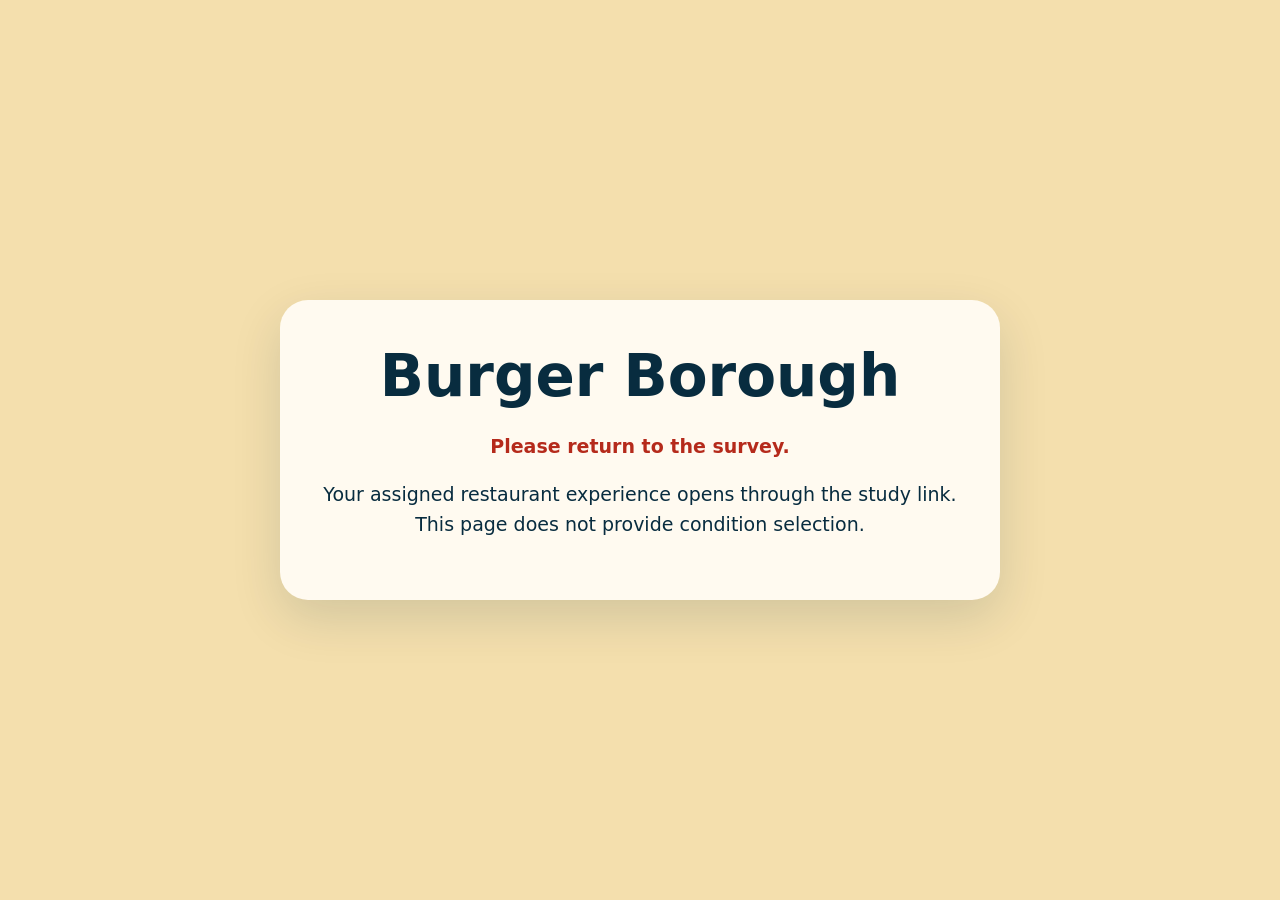
<file: index.html>
<!doctype html>
<html lang="en">
<head>
  <meta charset="utf-8">
  <meta name="viewport" content="width=device-width,initial-scale=1,viewport-fit=cover">
  <meta name="theme-color" content="#9f281a">
  <meta name="robots" content="noindex,nofollow">
  <title>Burger Borough</title>
  <style>
    :root{color-scheme:light;--ink:#082c3f;--cream:#fff4da;--paper:#fffaf0;--red:#b52a1b}
    *{box-sizing:border-box}body{margin:0;min-height:100vh;background:#f4dfad;color:var(--ink);font-family:"Segoe UI",system-ui,sans-serif;display:grid;place-items:center;padding:24px}
    main{width:min(100%,720px);padding:42px 28px;border-radius:28px;background:var(--paper);text-align:center;box-shadow:0 18px 50px rgba(8,44,63,.14)}
    h1{margin:0 0 22px;font-size:clamp(38px,8vw,58px)}p{font-size:19px;line-height:1.55}.return{color:var(--red);font-weight:900}
  </style>
</head>
<body>
  <main>
    <h1>Burger Borough</h1>
    <p class="return">Please return to the survey.</p>
    <p>Your assigned restaurant experience opens through the study link. This page does not provide condition selection.</p>
  </main>
</body>
</html>
</file>
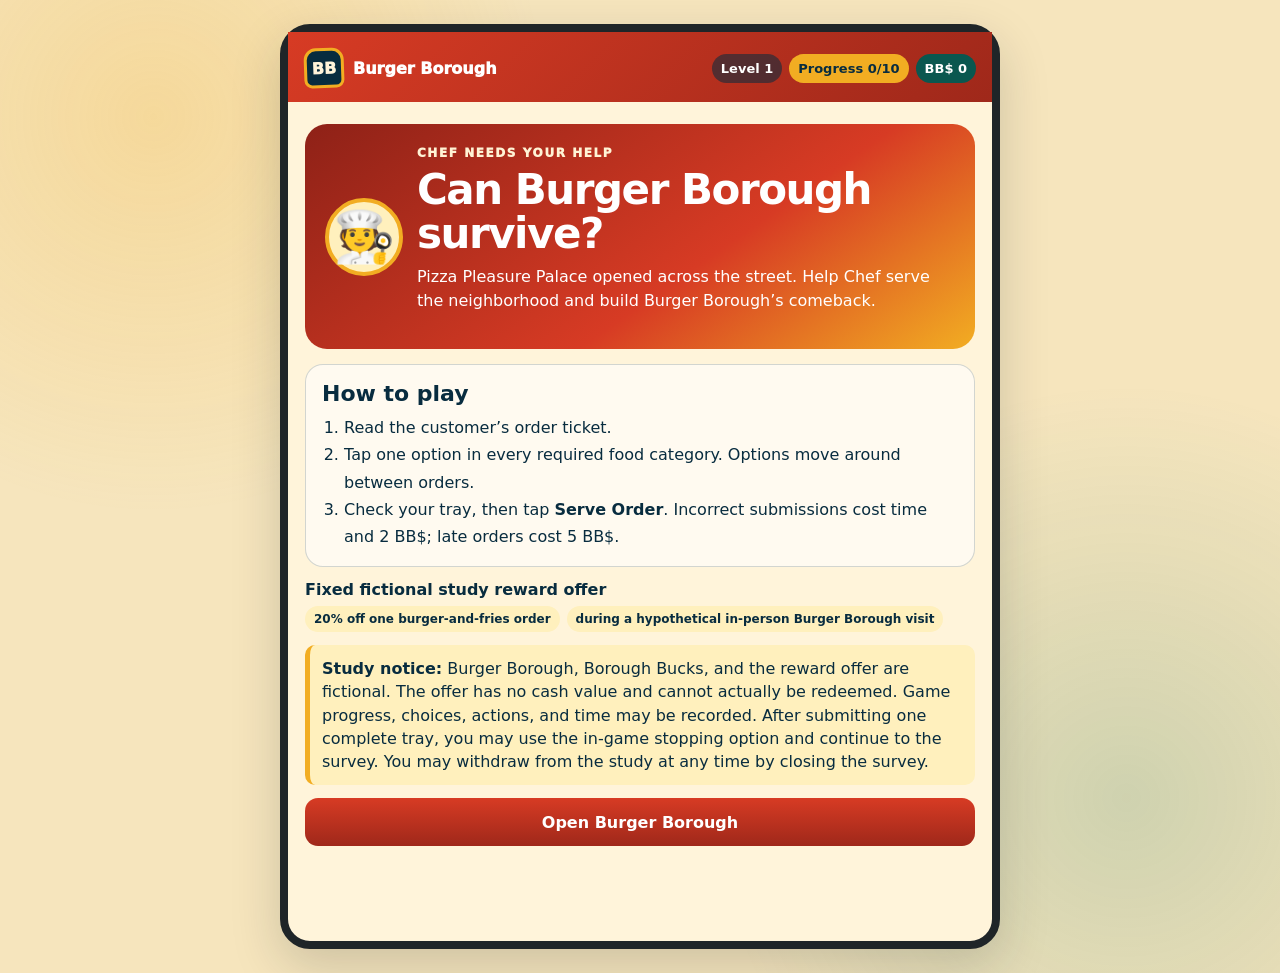
<file: game-1.html>
<!doctype html>
<html lang="en">
<head>
  <meta charset="utf-8">
  <meta name="viewport" content="width=device-width,initial-scale=1,viewport-fit=cover">
  <meta name="theme-color" content="#9f281a">
  <meta name="description" content="Burger Borough restaurant game">
  <meta name="robots" content="noindex,nofollow">
  <title>Burger Borough</title>
  <link rel="stylesheet" href="game.css?v=20261102-thesis-instrument-v9-1-json">
</head>
<body>
  <main class="app-shell" aria-label="Burger Borough restaurant game">
    <header class="topbar">
      <span class="brand"><span class="brand-mark">BB</span><span>Burger Borough</span></span>
      <div class="top-stats">
        <button id="pauseButton" class="pause-button" data-action="pause" type="button" hidden>⏸ Pause</button>
        <span>Level <strong id="levelStat">1</strong></span>
        <span class="progress-pill"><span id="progressLabel">Progress</span> <strong id="progressStat">0/10</strong></span>
        <span class="bucks-pill">BB$ <strong id="bucksStat">0</strong></span>
      </div>
    </header>
    <section id="screen" class="screen" aria-live="polite"></section>
    <footer id="serveDock" class="serve-dock" aria-label="Serving controls" hidden></footer>
  </main>
  <noscript>This game requires JavaScript.</noscript>
  <script>window.BB_PATH="game-1";window.BB_STORY=true;</script>
  <script src="game.js?v=20261102-thesis-instrument-v9-1-json"></script>
</body>
</html>
</file>
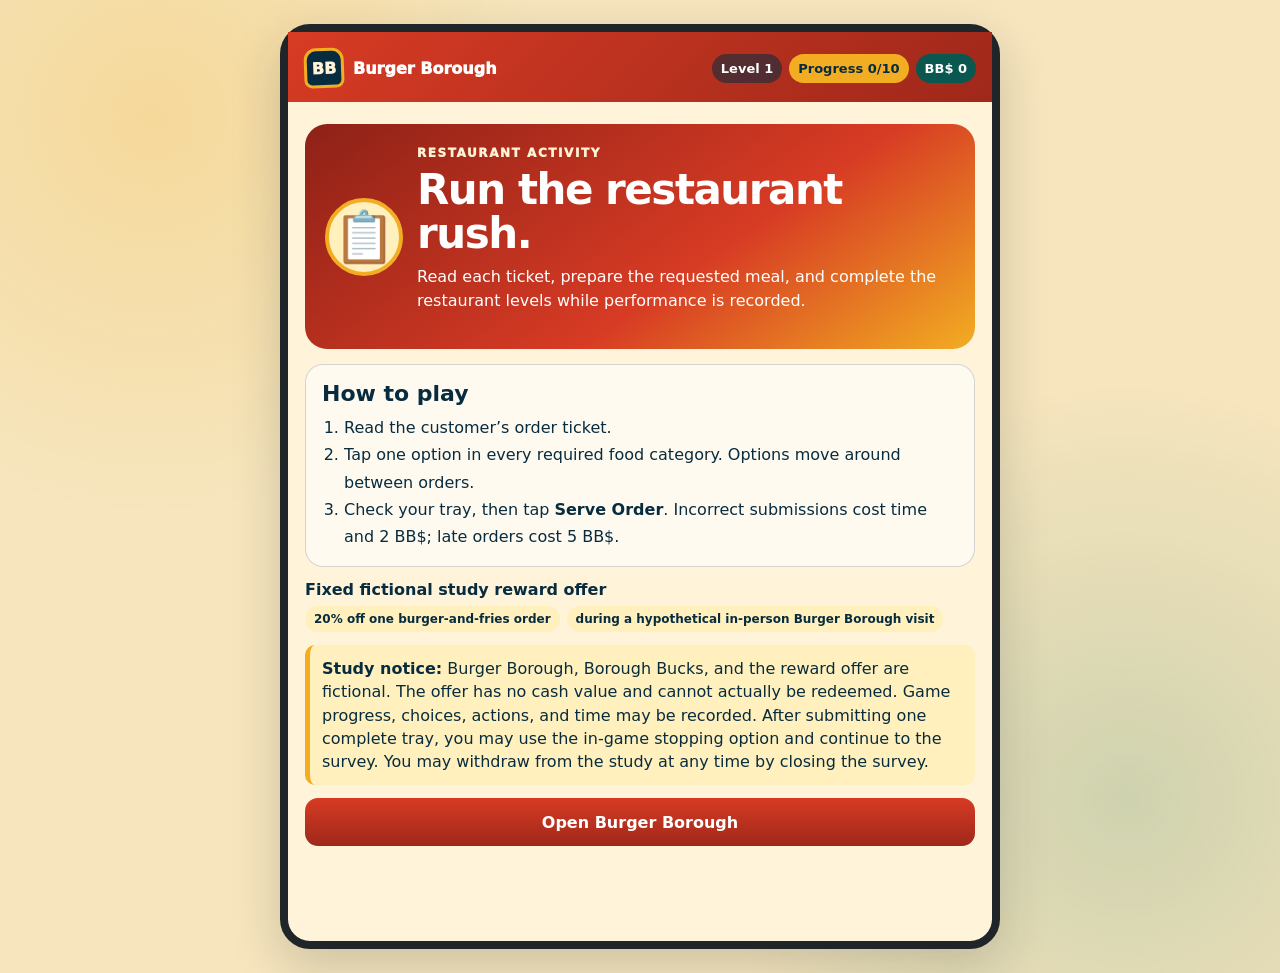
<file: game-2.html>
<!doctype html>
<html lang="en">
<head>
  <meta charset="utf-8">
  <meta name="viewport" content="width=device-width,initial-scale=1,viewport-fit=cover">
  <meta name="theme-color" content="#9f281a">
  <meta name="description" content="Burger Borough restaurant game">
  <meta name="robots" content="noindex,nofollow">
  <title>Burger Borough</title>
  <link rel="stylesheet" href="game.css?v=20261102-thesis-instrument-v9-1-json">
</head>
<body>
  <main class="app-shell" aria-label="Burger Borough restaurant game">
    <header class="topbar">
      <span class="brand"><span class="brand-mark">BB</span><span>Burger Borough</span></span>
      <div class="top-stats">
        <button id="pauseButton" class="pause-button" data-action="pause" type="button" hidden>⏸ Pause</button>
        <span>Level <strong id="levelStat">1</strong></span>
        <span class="progress-pill"><span id="progressLabel">Progress</span> <strong id="progressStat">0/10</strong></span>
        <span class="bucks-pill">BB$ <strong id="bucksStat">0</strong></span>
      </div>
    </header>
    <section id="screen" class="screen" aria-live="polite"></section>
    <footer id="serveDock" class="serve-dock" aria-label="Serving controls" hidden></footer>
  </main>
  <noscript>This game requires JavaScript.</noscript>
  <script>window.BB_PATH="game-2";window.BB_STORY=false;</script>
  <script src="game.js?v=20261102-thesis-instrument-v9-1-json"></script>
</body>
</html>
</file>
<file: game.css>
:root{
  color-scheme:light;
  --ink:#082c3f;
  --cream:#fff4da;
  --paper:#fffaf0;
  --red:#d73b24;
  --red-dark:#9f281a;
  --teal:#0f746a;
  --teal-dark:#0a574f;
  --gold:#f2ad22;
  --green:#2c8b45;
  --green-soft:#e4f4e7;
  --blue-soft:#e7f4f7;
  --line:rgba(8,44,63,.18);
  --muted:#536b75;
  --shadow:0 18px 50px rgba(23,31,38,.18)
}
*{box-sizing:border-box}
html{background:#f6e5bd}
body{
  margin:0;
  min-height:100dvh;
  color:var(--ink);
  background:
    radial-gradient(circle at 12% 12%,rgba(242,173,34,.22),transparent 28%),
    radial-gradient(circle at 88% 82%,rgba(15,116,106,.17),transparent 30%),
    #f6e5bd;
  font-family:Inter,ui-rounded,"Segoe UI",system-ui,sans-serif
}
button{font:inherit;-webkit-tap-highlight-color:transparent}
.app-shell{
  width:min(100%,720px);
  min-height:100dvh;
  margin:0 auto;
  background:var(--cream);
  box-shadow:var(--shadow);
  display:grid;
  grid-template-rows:auto auto auto;
  overflow:visible
}
.topbar{
  min-height:70px;
  padding:max(12px,env(safe-area-inset-top)) 16px 10px;
  color:#fff;
  background:linear-gradient(135deg,var(--red),var(--red-dark));
  display:flex;
  align-items:center;
  justify-content:space-between;
  gap:12px;
  position:sticky;
  top:0;
  z-index:20
}
.brand{display:flex;align-items:center;gap:9px;font-weight:950}
.brand-mark{
  width:40px;height:40px;border-radius:12px 12px 8px 8px;
  display:grid;place-items:center;color:var(--cream);background:var(--ink);
  border:3px solid var(--gold);transform:rotate(-2deg)
}
.top-stats{display:flex;align-items:center;gap:7px;font-size:13px;font-weight:900}
.top-stats>span{padding:7px 9px;border-radius:999px;background:rgba(8,44,63,.56);white-space:nowrap}
.pause-button{min-height:34px;padding:6px 9px;border:2px solid rgba(255,255,255,.75);border-radius:999px;color:#fff;background:rgba(8,44,63,.48);font-weight:900;cursor:pointer;white-space:nowrap}
.pause-button:hover,.pause-button:focus-visible{background:var(--ink);outline:3px solid rgba(255,255,255,.28);outline-offset:2px}
.progress-pill{color:var(--ink)!important;background:var(--gold)!important}
.bucks-pill{background:var(--teal-dark)!important}
.screen{padding:22px 17px 42px;overflow:visible;scroll-behavior:smooth}
h1,h2,h3,p{margin-top:0}
h1{margin-bottom:9px;font-size:clamp(28px,7vw,42px);line-height:1.05;letter-spacing:-.035em}
h2{font-size:22px}h3{font-size:17px}
.lede{font-size:17px;line-height:1.55}
.eyebrow{margin-bottom:6px;color:var(--red-dark);font-size:12px;font-weight:950;letter-spacing:.13em;text-transform:uppercase}
.eyebrow.light{color:#fff3d5}
.hero,.scene-card,.level-card,.panel{margin-bottom:15px;padding:20px;border-radius:22px}
.hero{color:#fff;background:linear-gradient(145deg,#8e2117,#d73b24 60%,#f2ad22)}
.scene-card,.level-card,.panel{background:var(--paper);color:var(--ink);border:1px solid var(--line)}
.hero p,.scene-card p,.level-card p,.panel p{line-height:1.5}
.story-hero{display:grid;grid-template-columns:auto 1fr;gap:14px;align-items:center}
.hero-character{width:78px;height:78px;display:grid;place-items:center;border-radius:50%;background:#fff0bd;border:4px solid var(--gold);font-size:50px}
.scene-characters,.candidate-avatars{display:flex;gap:8px;margin-bottom:12px}
.scene-characters span,.candidate-avatars span{width:60px;height:60px;display:grid;place-items:center;border-radius:50%;background:#fff0bd;border:3px solid var(--gold);font-size:37px}
.how-to{padding:16px;border:1px solid var(--line);border-radius:18px;background:var(--paper)}
.how-to h2{margin-bottom:8px}.how-to ol{margin:0;padding-left:22px;line-height:1.7}
.possibilities{margin:13px 0;display:flex;flex-wrap:wrap;gap:7px}.possibilities strong{width:100%}
.possibilities span{padding:6px 9px;border-radius:999px;background:#fff0bd;font-size:12px;font-weight:850}
.notice,.status{
  margin:13px 0;padding:12px;border-left:5px solid var(--gold);border-radius:10px;
  background:#fff0bd;line-height:1.45
}
.notice.error,.status.error{border-color:var(--red);background:#fde4dd}
.notice.success,.status.success{border-color:var(--green);background:var(--green-soft)}
.notice.info{border-color:var(--teal);background:var(--blue-soft)}
.primary,.secondary,.quiet,.choice,.option,.station-button{
  min-height:48px;border-radius:13px;font-weight:900;cursor:pointer
}
.primary{width:100%;padding:12px 16px;border:0;color:#fff;background:linear-gradient(180deg,var(--red),var(--red-dark))}
.primary:hover{filter:brightness(1.05)}
.secondary{width:100%;padding:11px;border:2px solid var(--teal);color:var(--ink);background:var(--paper)}
.secondary:hover,.choice:hover,.option:hover{background:#e8f6f0}
.quiet{width:100%;margin-top:12px;padding:10px;border:0;color:#5b6670;background:transparent;text-decoration:underline;font-size:13px}
.primary:disabled,.secondary:disabled,.option:disabled{opacity:.48;cursor:not-allowed}
.button-row{display:grid;grid-template-columns:1fr 1fr;gap:9px;margin-top:12px}
.exit-decision-grid{display:grid;grid-template-columns:1fr 1fr;gap:10px;margin:14px 0}
.exit-decision{
  width:100%;min-height:58px;padding:12px;border:2px solid var(--teal);border-radius:13px;
  color:var(--ink);background:var(--paper);font-weight:900;cursor:pointer
}
.exit-decision:hover,.exit-decision:focus-visible{background:#e8f6f0;outline:3px solid rgba(15,116,106,.22);outline-offset:2px}
.decision-note{color:var(--muted);font-size:13px;line-height:1.45}
.choice-list{display:grid;gap:10px}
.choice{width:100%;padding:13px;border:2px solid var(--teal);background:var(--paper);color:var(--ink);text-align:left}
.choice.selected{color:#fff;background:var(--teal);box-shadow:0 0 0 3px rgba(15,116,106,.18)}
.choice.selected small{color:#e8fffb}
.choice strong,.choice small{display:block}.choice small{margin-top:5px;color:var(--muted);font-weight:600;line-height:1.4}
.candidate-grid{display:grid;grid-template-columns:1fr 1fr;gap:10px;margin:14px 0}
.candidate{
  min-height:215px;padding:14px;border:2px solid var(--line);border-radius:18px;background:var(--paper);
  color:var(--ink);text-align:left;cursor:pointer;display:flex;flex-direction:column;gap:7px
}
.candidate:hover{border-color:var(--teal);background:#edf8f5}.candidate .avatar{font-size:42px}.candidate strong{font-size:18px}
.candidate small{color:var(--muted);line-height:1.4}.candidate .idea{margin-top:auto;padding-top:9px;border-top:1px solid var(--line);font-size:13px;line-height:1.4}
.candidate.selected{border-color:var(--teal);background:#e1f4ef;box-shadow:0 0 0 3px rgba(15,116,106,.18)}
.candidate.selected:after{content:"Selected";align-self:flex-start;padding:4px 7px;border-radius:999px;color:#fff;background:var(--teal);font-size:10px;font-weight:950;letter-spacing:.07em;text-transform:uppercase}
.choice-heading{display:flex;align-items:end;justify-content:space-between;gap:12px;margin:16px 0 8px}.choice-heading h2{margin:0}.choice-heading span{max-width:310px;color:var(--muted);font-size:11px;line-height:1.35;text-align:right}
.neutral-plan{min-height:170px}.plan-number{align-self:flex-start;padding:5px 8px;border-radius:999px;color:#fff;background:var(--teal);font-size:11px;font-weight:950;letter-spacing:.07em;text-transform:uppercase}
.brief-layout{margin:-8px 0 0}
.brief-story{display:grid;grid-template-columns:auto minmax(0,1fr);align-items:start;gap:12px;margin-bottom:8px;padding:13px 14px;border-radius:17px}
.brief-story-neutral{background:var(--paper)}
.brief-story .scene-characters{margin:0}.brief-story .scene-characters span{width:48px;height:48px;border-width:2px;font-size:29px}
.brief-story-copy h1{margin-bottom:5px;font-size:clamp(25px,5vw,34px);line-height:1.02}
.brief-story-copy p{margin-bottom:5px;font-size:14px;line-height:1.35}.brief-story-copy p:last-child{margin-bottom:0}
.brief-selection{padding-top:5px;border-top:1px solid var(--line)}
.brief-layout .choice-heading{margin:7px 0 5px}.brief-layout .choice-heading h2{font-size:19px}
.brief-layout .candidate-grid{gap:8px;margin:0 0 8px}
.brief-layout .candidate{min-height:0;padding:10px 11px;gap:3px;border-radius:15px}
.brief-layout .candidate .avatar{font-size:32px;line-height:1}.brief-layout .candidate strong{font-size:16px}
.brief-layout .candidate small{font-size:13px;line-height:1.3}
.brief-layout .candidate .idea{margin-top:3px;padding-top:5px;font-size:13px;line-height:1.3}
.brief-layout .candidate.selected:after{padding:3px 6px;font-size:9px}
.brief-layout .unlock-card{margin:7px 0;padding:8px 10px;border-radius:14px}
.brief-layout .unlock-card>span{width:42px;height:42px;flex-basis:42px;font-size:25px}
.brief-layout .unlock-card small{font-size:11px}.brief-layout .unlock-card strong{font-size:15px}
.brief-start{min-height:44px;padding:9px 14px}.brief-layout .quiet{margin-top:5px;padding:7px}
.unlock-card,.results-hero,.character-strip,.outcome-card{
  display:flex;align-items:center;gap:12px;margin:13px 0;padding:13px;border-radius:16px;
  background:var(--paper);border:1px solid var(--line)
}
.unlock-card>span,.results-hero>span,.character-strip>span,.outcome-card>span{
  width:54px;height:54px;flex:0 0 54px;display:grid;place-items:center;border-radius:14px;background:#f7d7a7;font-size:32px
}
.unlock-card small,.unlock-card strong,.results-hero small,.results-hero strong,.character-strip small,.character-strip strong,.outcome-card small,.outcome-card strong{display:block}
.unlock-card small,.results-hero small,.character-strip small,.outcome-card small{color:var(--muted);line-height:1.35}
.character-strip{background:#fff0bd}.outcome-card{align-items:flex-start;background:#e8f6f0}
.outcome-card.neutral{background:var(--blue-soft)}
.milestone-card{margin:13px 0;padding:15px;border:2px solid var(--gold);border-radius:17px;background:#fff8df}.milestone-card ul{margin:8px 0 0;padding:0;list-style:none;display:grid;gap:8px}.milestone-card li{display:grid;grid-template-columns:70px 1fr;gap:9px;align-items:start}.milestone-card li strong{color:var(--red-dark)}.milestone-card li span{line-height:1.4}
.pause-panel{max-width:560px;margin:20px auto;padding:26px;border:2px solid var(--teal);border-radius:24px;background:var(--paper);text-align:center;box-shadow:var(--shadow)}.pause-icon{display:block;margin-bottom:8px;font-size:58px}.pause-panel p{line-height:1.5}
.metrics,.play-summary,.results-grid{display:grid;grid-template-columns:repeat(3,1fr);gap:9px;margin:13px 0}
.metrics>div,.play-summary>div,.results-grid>div{padding:11px;border-radius:14px;background:#f6ead0}
.metrics small,.metrics strong,.play-summary small,.play-summary strong,.results-grid small,.results-grid strong{display:block}
.metrics small,.play-summary small,.results-grid small{color:var(--muted);font-size:12px}.metrics strong,.play-summary strong,.results-grid strong{margin-top:3px;font-size:20px}
.results-grid{grid-template-columns:repeat(2,1fr)}
.progress-track{height:12px;margin:9px 0 15px;overflow:hidden;border-radius:999px;background:#e6d8ba}
.progress-fill{height:100%;background:linear-gradient(90deg,var(--gold),var(--red));transition:width .25s ease}
.rush-track{height:14px;margin:7px 0 14px;overflow:hidden;border:2px solid rgba(8,44,63,.2);border-radius:999px;background:#e9ddc6}
.rush-fill{height:100%;background:linear-gradient(90deg,var(--green),var(--gold),var(--red));transform-origin:left;transition:width 1s linear}
.rush-fill.urgent{background:var(--red);animation:timerPulse .55s ease-in-out infinite alternate}
.rush-fill.late{background:var(--red)}
.timer-urgent{color:var(--red);animation:timerTextPulse .55s ease-in-out infinite alternate}
.app-shell.timer-danger{box-shadow:0 0 0 6px rgba(215,59,36,.7),var(--shadow)}
.app-shell.timer-danger .screen{box-shadow:inset 0 0 0 4px rgba(215,59,36,.28)}
@keyframes timerPulse{from{opacity:1}to{opacity:.42}}
@keyframes timerTextPulse{from{transform:scale(1)}to{transform:scale(1.12)}}
.counter-scene{margin:12px 0;padding:14px;border:4px solid #86502e;border-radius:20px;background:linear-gradient(#bde7f2 0 48%,#ead2a5 48% 70%,#9b623d 70%);overflow:hidden}
.queue-label{margin-bottom:8px;font-size:12px;font-weight:900;color:var(--ink)}
.customer-queue{display:flex;gap:8px;align-items:end;min-height:74px;overflow:hidden}
.queue-person{position:relative;min-width:48px;height:61px;display:grid;place-items:start center;padding-top:2px;border-radius:24px 24px 8px 8px;background:rgba(255,250,240,.9);font-size:34px;border:2px solid rgba(8,44,63,.15)}
.queue-person.current{min-width:62px;height:70px;border:4px solid var(--gold);font-size:40px;box-shadow:0 8px 18px rgba(8,44,63,.18)}
.queue-person.done{opacity:.3;filter:grayscale(1)}
.queue-person small{position:absolute;left:2px;right:2px;bottom:-1px;padding:2px;border-radius:5px;background:var(--ink);color:#fff;text-align:center;font-size:8px;font-weight:900;white-space:nowrap;overflow:hidden;text-overflow:ellipsis}
.ticket{position:relative;margin:13px 0;padding:17px 16px 15px;border:1px solid #c8b78d;background:#fffdf4;box-shadow:0 8px 18px rgba(8,44,63,.12);font-family:ui-monospace,"Cascadia Mono",monospace}
.ticket-error{border:3px solid var(--red);background:#fff2ed}
.error-flash{animation:errorFlash .65s ease}
.error-shake{animation:errorShake .42s ease}
.failure-hero{margin-bottom:16px;padding:24px;border-radius:22px;color:#fff;background:linear-gradient(145deg,#7d1d16,#d73b24 64%,#f2ad22);text-align:center;box-shadow:0 14px 28px rgba(159,40,26,.22)}
.failure-icon{display:block;margin-bottom:8px;font-size:62px;line-height:1}.failure-hero h1{margin-bottom:10px}.failure-hero p:last-child{margin-bottom:0;line-height:1.5}
@keyframes errorFlash{0%,100%{box-shadow:var(--shadow)}35%{box-shadow:0 0 0 8px rgba(215,59,36,.55),var(--shadow)}}
@keyframes errorShake{0%,100%{transform:translateX(0)}20%{transform:translateX(-9px)}40%{transform:translateX(8px)}60%{transform:translateX(-6px)}80%{transform:translateX(4px)}}
.ticket:before{content:"";position:absolute;left:0;right:0;top:-6px;height:10px;background:radial-gradient(circle at 5px 5px,transparent 5px,#fffdf4 5.5px) 0 0/10px 10px repeat-x}
.ticket-head{display:flex;justify-content:space-between;gap:12px;padding-bottom:9px;border-bottom:2px dashed #bdb49d;font-weight:900}
.ticket-meta{display:flex;align-items:center;justify-content:flex-end;gap:8px}
.ticket-toggle{padding:5px 8px;border:1px solid var(--teal);border-radius:999px;color:var(--teal-dark);background:#fff;font-family:Inter,ui-rounded,"Segoe UI",system-ui,sans-serif;font-size:10px;font-weight:900;cursor:pointer;white-space:nowrap}
.ticket-toggle:hover,.ticket-toggle:focus-visible{color:#fff;background:var(--teal-dark);outline:2px solid rgba(15,116,106,.18);outline-offset:2px}
.ticket.collapsed{padding-bottom:11px}.ticket.collapsed .ticket-head{padding-bottom:0;border-bottom:0}
.ticket-items{margin:10px 0 0;padding:0;list-style:none}
.ticket-items li{
  display:grid;grid-template-columns:minmax(190px,.85fr) minmax(0,1.65fr);align-items:center;gap:16px;
  min-width:0;padding:7px 0;border-bottom:1px dotted #d6ccb2;font-size:13px;line-height:1.35
}
.ticket-items li>span:first-child{min-width:0;white-space:nowrap}
.ticket-items span:last-child{min-width:0;text-align:right;font-weight:800}
.ticket{position:sticky;top:76px;z-index:16;box-shadow:0 10px 24px rgba(8,44,63,.2)}
.kitchen-heading{display:flex;align-items:end;justify-content:space-between;gap:10px;margin:17px 0 8px}.kitchen-heading h2{margin:0;font-size:19px}.kitchen-heading span{color:var(--muted);font-size:11px;text-align:right}
.station{margin:0 0 11px;padding:13px;border:1px solid var(--line);border-radius:17px;background:var(--paper)}
.station-title{display:flex;justify-content:space-between;gap:10px;align-items:center;margin-bottom:9px}.station-title h3{margin:0}.station-title span{font-size:25px}
.option-group{margin-top:9px}.option-label{display:block;margin-bottom:5px;color:var(--muted);font-size:11px;font-weight:950;letter-spacing:.06em;text-transform:uppercase}
.options{display:flex;flex-wrap:wrap;gap:7px}.option{min-height:41px;padding:8px 11px;border:2px solid #cabd9f;background:#fff;color:var(--ink);font-size:13px}
.option.selected{border-color:var(--teal);color:#fff;background:var(--teal);box-shadow:0 0 0 2px rgba(15,116,106,.16)}
.tray{margin:12px 0;padding:12px;border:3px solid #60696b;border-radius:16px;background:repeating-linear-gradient(135deg,#f0f1ed 0 14px,#e1e5df 14px 28px)}
.tray h3{margin-bottom:7px}.tray-items{display:flex;flex-wrap:wrap;gap:6px;min-height:32px}.tray-item{padding:5px 8px;border-radius:999px;background:#fff;color:var(--ink);font-size:11px;font-weight:800;box-shadow:0 2px 5px rgba(8,44,63,.15)}
.tray-empty{color:var(--muted);font-size:12px}
.serve-dock{
  position:relative;z-index:18;display:grid;grid-template-columns:minmax(105px,.75fr) minmax(170px,1.25fr);
  align-items:center;gap:10px;padding:10px 14px max(10px,env(safe-area-inset-bottom));
  border-top:2px solid rgba(8,44,63,.2);background:rgba(255,250,240,.98);
  box-shadow:0 -10px 24px rgba(8,44,63,.16)
}
.serve-dock[hidden]{display:none}
.serve-dock-copy{min-width:0}.serve-dock-copy strong,.serve-dock-copy small{display:block}
.serve-dock-copy strong{font-size:14px}.serve-dock-copy small{margin-top:2px;color:var(--muted);font-size:11px;line-height:1.25}
.serve-dock-copy.error strong,.serve-dock-copy.error small{color:var(--red-dark)}
.serve-dock .primary{min-height:46px}
.dock-timer{white-space:nowrap}
.serve-dock-extra{grid-column:1/-1}
.order-tools{margin-top:2px;border-top:1px solid var(--line)}
.order-tools summary{padding:11px 6px 5px;color:var(--muted);font-size:12px;font-weight:900;text-align:center;cursor:pointer}
.order-tools summary:hover,.order-tools summary:focus-visible{color:var(--teal-dark);outline:none;text-decoration:underline}
.order-tools p{margin:8px 0 0;color:var(--muted);font-size:11px;line-height:1.4;text-align:center}
.order-tools .button-row{margin-top:8px}
.order-tools .secondary{min-height:40px;padding:8px;font-size:12px}
.order-tools .warning-action{border-color:#a44a32;color:#7d291a}
.play-secondary-controls{margin-top:10px}
.play-secondary-controls .quiet{margin-top:7px}
.screen{padding-bottom:95px}
.serve-dock{
  position:fixed;left:50%;bottom:0;width:min(100%,720px);transform:translateX(-50%);
  border-radius:18px 18px 0 0
}
.reward-pass{margin:18px 0;border:1px solid #c7c9c8;border-radius:12px;background:#fff;box-shadow:0 14px 30px rgba(8,44,63,.17);overflow:hidden}
.reward-pass.locked{padding:20px;text-align:center;filter:grayscale(.5)}
.pass-top{display:flex;justify-content:space-between;gap:10px;padding:12px 16px;color:#fff;background:#18373f;font-size:11px;letter-spacing:.08em}
.pass-body{padding:19px 18px 10px}.pass-body small{color:#7b1f18;font-weight:950;letter-spacing:.16em}.pass-body h2{margin:5px 0 6px;font-family:Georgia,serif;font-size:25px}
.barcode{width:78%;height:42px;margin:4px auto 7px;background:repeating-linear-gradient(90deg,#111 0 2px,#fff 2px 4px,#111 4px 5px,#fff 5px 8px,#111 8px 12px,#fff 12px 14px)}
.pass-code{text-align:center;font:700 12px ui-monospace,monospace;letter-spacing:.12em}.pass-terms{margin-top:12px;padding:9px 14px;border-top:1px solid #ddd;color:#666;text-align:center;font-size:9px;letter-spacing:.08em}
.sr-only{position:absolute;width:1px;height:1px;padding:0;margin:-1px;overflow:hidden;clip:rect(0,0,0,0);white-space:nowrap;border:0}
@media(max-width:560px){
  .brand>span:last-child{display:none}.topbar{padding-left:10px;padding-right:10px}.story-hero{grid-template-columns:1fr}.hero-character{width:64px;height:64px}.candidate-grid{grid-template-columns:1fr}.candidate{min-height:0}.metrics{grid-template-columns:repeat(3,1fr)}.choice-heading{display:block}.choice-heading span{display:block;margin-top:5px;text-align:left}.brief-story{grid-template-columns:1fr}.brief-story .scene-characters{display:none}
}
@media(max-width:560px){.ticket-items li{grid-template-columns:1fr;gap:3px;align-items:start}.ticket-items span:last-child{text-align:left}}
@media(max-width:470px){.top-stats{font-size:10px;gap:4px}.top-stats>span{padding:6px}.pause-button{padding:5px 7px;font-size:10px}.exit-decision-grid{grid-template-columns:1fr}}
@media(max-width:390px){.play-summary strong,.metrics strong{font-size:16px}.screen{padding-left:12px;padding-right:12px}.button-row{grid-template-columns:1fr}}
@media(max-width:390px){.serve-dock{grid-template-columns:100px 1fr;padding-left:10px;padding-right:10px}.serve-dock-copy strong{font-size:12px}.serve-dock-copy small{font-size:10px}}
body.embedded{min-height:0;background:var(--cream)}
body.embedded .app-shell{min-height:0;box-shadow:none}
@media(min-width:800px){body{padding:24px}.app-shell{min-height:calc(100dvh - 48px);border:8px solid #1f2528;border-radius:30px}body.embedded{padding:0}body.embedded .app-shell{min-height:0;border:0;border-radius:0}}
@media(min-width:800px){body:not(.embedded) .serve-dock{bottom:24px;border-radius:18px}}
@media(prefers-reduced-motion:reduce){*{transition:none!important;animation:none!important}}
</file>
